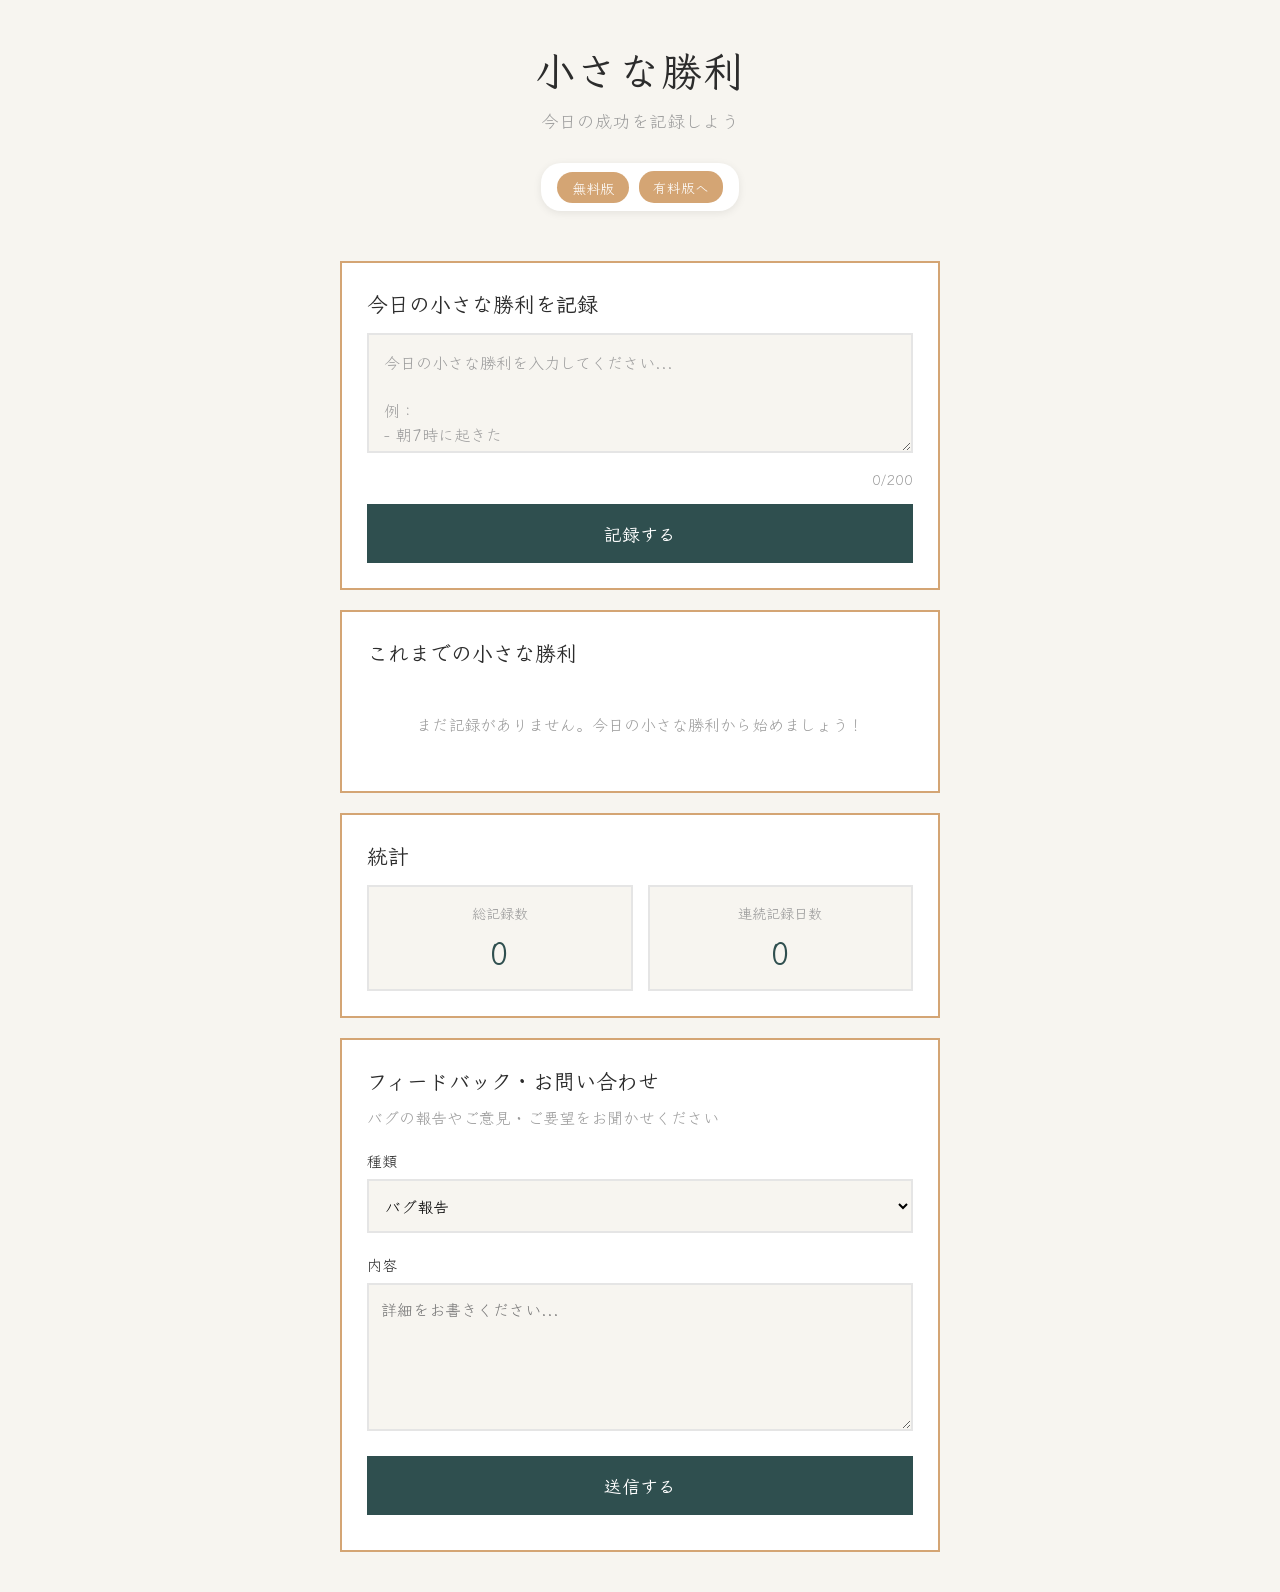
<file: index.html>
<!DOCTYPE html>
<html lang="ja">
<head>
    <meta charset="UTF-8">
    <meta name="viewport" content="width=device-width, initial-scale=1.0">
    <title>小さな勝利 - 今日の成功を記録しよう</title>
    <link rel="preconnect" href="https://fonts.googleapis.com">
    <link rel="preconnect" href="https://fonts.gstatic.com" crossorigin>
    <link href="https://fonts.googleapis.com/css2?family=Klee+One:wght@400;600&display=swap" rel="stylesheet">
    <link rel="stylesheet" href="css/style.css">
</head>
<body>
    <div class="container">
        <!-- ヘッダー -->
        <header class="header">
            <h1>小さな勝利</h1>
            <p class="subtitle">今日の成功を記録しよう</p>
            <div class="header-actions">
                <div class="plan-badge">
                    <span id="planLabel">無料版</span>
                    <button id="upgradeBtn" class="upgrade-btn">有料版へ</button>
                </div>
            </div>
        </header>

        <!-- 入力フォーム -->
        <section class="input-section">
            <h2>今日の小さな勝利を記録</h2>
            <form id="winForm">
                <textarea
                    id="winInput"
                    placeholder="今日の小さな勝利を入力してください...&#10;&#10;例：&#10;- 朝7時に起きた&#10;- 30分散歩した&#10;- 読書を10ページ進めた"
                    maxlength="200"
                    required
                ></textarea>
                <div class="char-count"><span id="charCount">0</span>/200</div>

                <!-- 有料版機能：カテゴリ選択 -->
                <div class="category-select" id="categorySection" style="display: none;">
                    <label for="categorySelect">カテゴリ</label>
                    <select id="categorySelect">
                        <option value="">選択しない</option>
                        <option value="work">仕事</option>
                        <option value="health">健康</option>
                        <option value="learning">学習</option>
                        <option value="hobby">趣味</option>
                        <option value="other">その他</option>
                    </select>
                </div>

                <!-- 有料版機能：メモ入力 -->
                <div class="memo-input" id="memoSection" style="display: none;">
                    <label for="memoInput">メモ（任意）</label>
                    <textarea
                        id="memoInput"
                        placeholder="メモを追加できます..."
                        maxlength="500"
                    ></textarea>
                </div>

                <button type="submit" class="submit-btn">記録する</button>
            </form>
        </section>

        <!-- 一覧表示 -->
        <section class="list-section">
            <h2>これまでの小さな勝利</h2>
            <!-- カテゴリフィルター（有料版） -->
            <div class="category-filter" id="categoryFilter" style="display: none;">
                <button class="filter-btn active" data-category="">すべて</button>
                <button class="filter-btn" data-category="work">仕事</button>
                <button class="filter-btn" data-category="health">健康</button>
                <button class="filter-btn" data-category="learning">学習</button>
                <button class="filter-btn" data-category="hobby">趣味</button>
                <button class="filter-btn" data-category="other">その他</button>
            </div>
            <div id="winList" class="win-list">
                <p class="empty-message">まだ記録がありません。今日の小さな勝利から始めましょう！</p>
            </div>
        </section>

        <!-- 統計情報 -->
        <section class="stats-section">
            <h2>統計</h2>
            <div class="stats">
                <div class="stat-item">
                    <span class="stat-label">総記録数</span>
                    <span id="totalCount" class="stat-value">0</span>
                </div>
                <div class="stat-item">
                    <span class="stat-label">連続記録日数</span>
                    <span id="streakCount" class="stat-value">0</span>
                </div>
            </div>

            <!-- 有料版：週次・月次の統計 -->
            <div class="extended-stats" id="extendedStats" style="display: none;">
                <h3>週次統計</h3>
                <div class="stats">
                    <div class="stat-item">
                        <span class="stat-label">今週の記録</span>
                        <span id="weeklyCount" class="stat-value">0</span>
                    </div>
                    <div class="stat-item">
                        <span class="stat-label">先週の記録</span>
                        <span id="lastWeekCount" class="stat-value">0</span>
                    </div>
                </div>
                <h3>月次統計</h3>
                <div class="stats">
                    <div class="stat-item">
                        <span class="stat-label">今月の記録</span>
                        <span id="monthlyCount" class="stat-value">0</span>
                    </div>
                    <div class="stat-item">
                        <span class="stat-label">先月の記録</span>
                        <span id="lastMonthCount" class="stat-value">0</span>
                    </div>
                </div>
                <!-- カテゴリ別統計 -->
                <h3>カテゴリ別</h3>
                <div class="category-stats" id="categoryStats">
                    <div class="stat-item-small">
                        <span class="stat-label">仕事</span>
                        <span id="catWork" class="stat-value-small">0</span>
                    </div>
                    <div class="stat-item-small">
                        <span class="stat-label">健康</span>
                        <span id="catHealth" class="stat-value-small">0</span>
                    </div>
                    <div class="stat-item-small">
                        <span class="stat-label">学習</span>
                        <span id="catLearning" class="stat-value-small">0</span>
                    </div>
                    <div class="stat-item-small">
                        <span class="stat-label">趣味</span>
                        <span id="catHobby" class="stat-value-small">0</span>
                    </div>
                </div>
            </div>
        </section>

        <!-- フィードバック -->
        <section class="feedback-section">
            <h2>フィードバック・お問い合わせ</h2>
            <p class="section-text">バグの報告やご意見・ご要望をお聞かせください</p>
            <form id="feedbackForm">
                <div class="form-group">
                    <label for="feedbackType">種類</label>
                    <select id="feedbackType">
                        <option value="bug">バグ報告</option>
                        <option value="feature">機能要望</option>
                        <option value="other">その他</option>
                    </select>
                </div>
                <div class="form-group">
                    <label for="feedbackContent">内容</label>
                    <textarea
                        id="feedbackContent"
                        placeholder="詳細をお書きください..."
                        required
                        rows="5"
                    ></textarea>
                </div>
                <button type="submit" class="feedback-btn">送信する</button>
                <p class="feedback-success" id="feedbackSuccess"></p>
            </form>
        </section>
    </div>

    <!-- パスワードモーダル -->
    <div id="passwordModal" class="modal" style="display: none;">
        <div class="modal-content">
            <span class="modal-close" id="passwordModalClose">&times;</span>
            <h2>有料版へのアップグレード</h2>
            <p class="modal-text">有料版（¥500/買い切り）にアップグレードして、以下の機能を解放しましょう！</p>
            <ul class="feature-list">
                <li>✓ 全期間の記録保存</li>
                <li>✓ カテゴリ分け機能</li>
                <li>✓ メモ機能</li>
                <li>✓ 週次・月次の統計</li>
            </ul>
            <div class="modal-price">¥500<span class="period">（買い切り）</span></div>
            <div class="password-input">
                <input type="password" id="passwordInput" placeholder="パスワードを入力" />
                <button id="passwordSubmit" class="modal-upgrade-btn">有料版に切り替える</button>
            </div>
            <p class="password-error" id="passwordError"></p>
        </div>
    </div>

    <script src="js/app.js"></script>
</body>
</html>
</file>
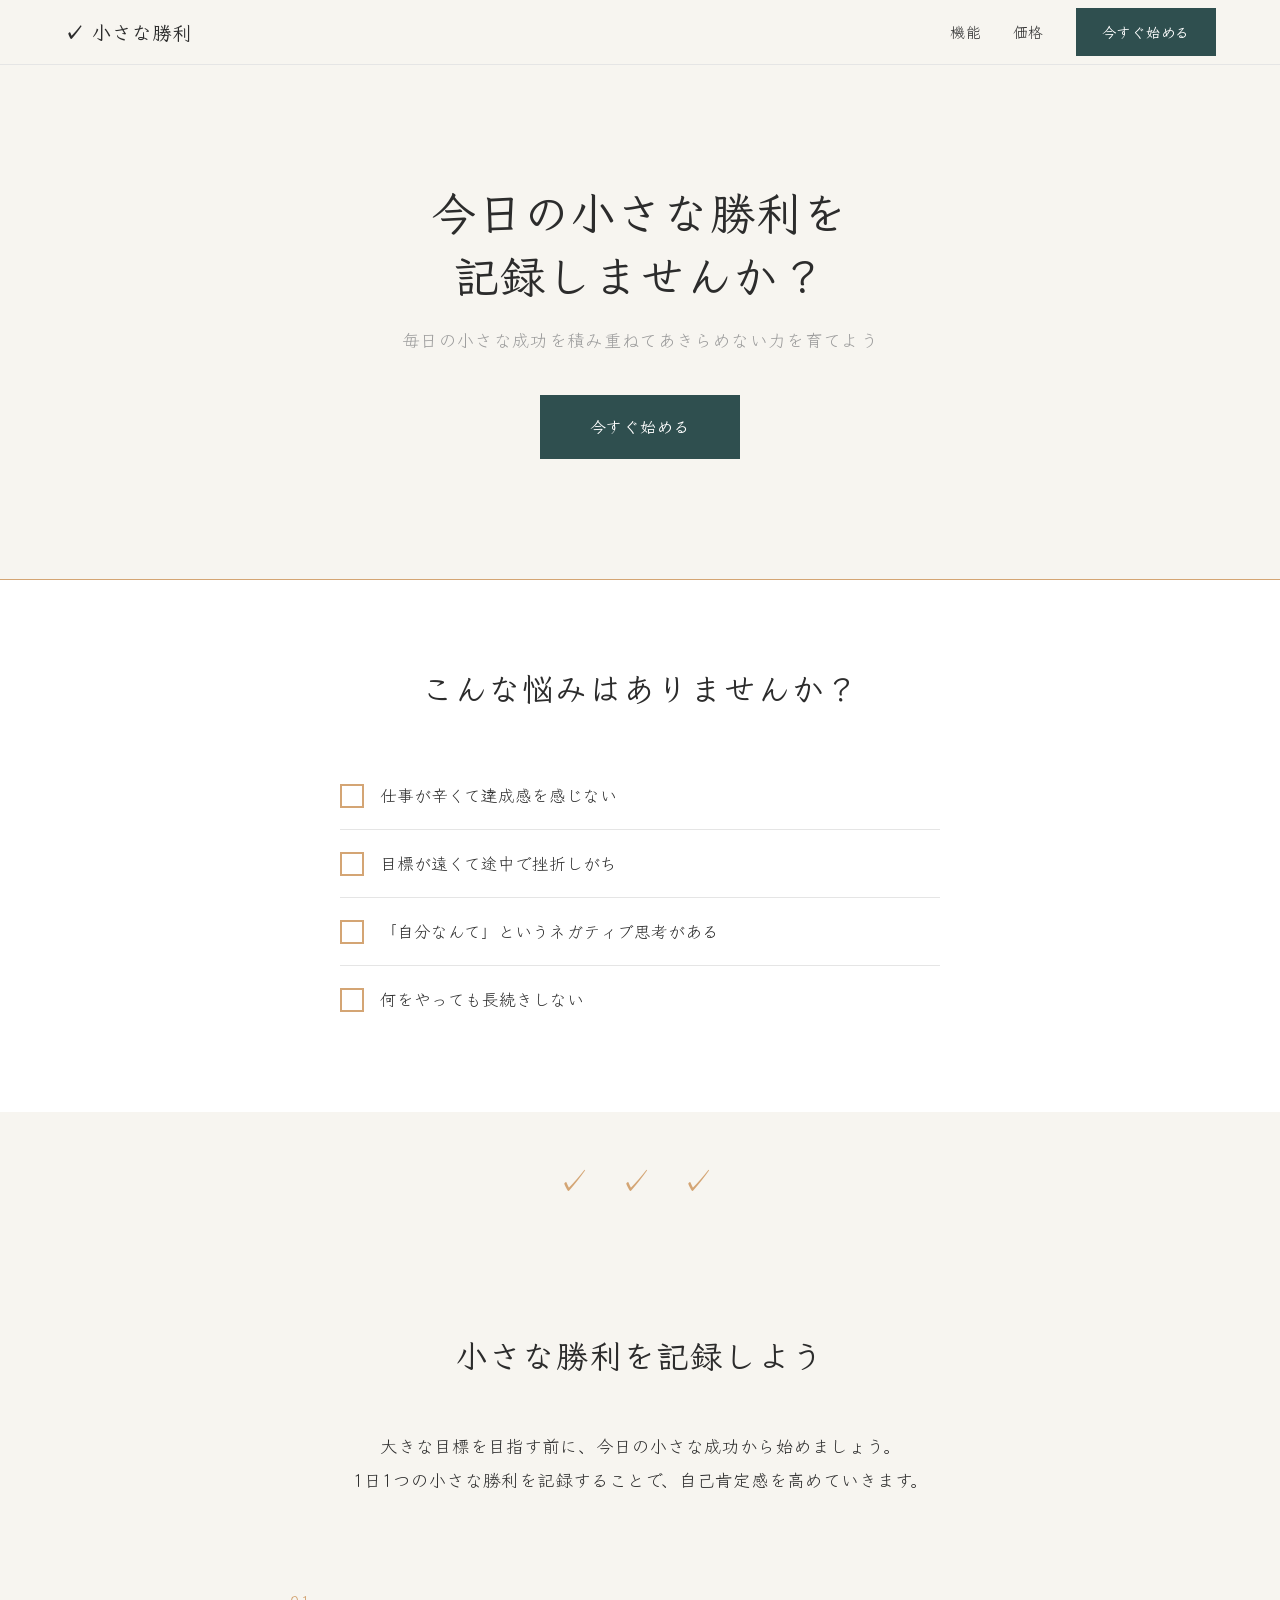
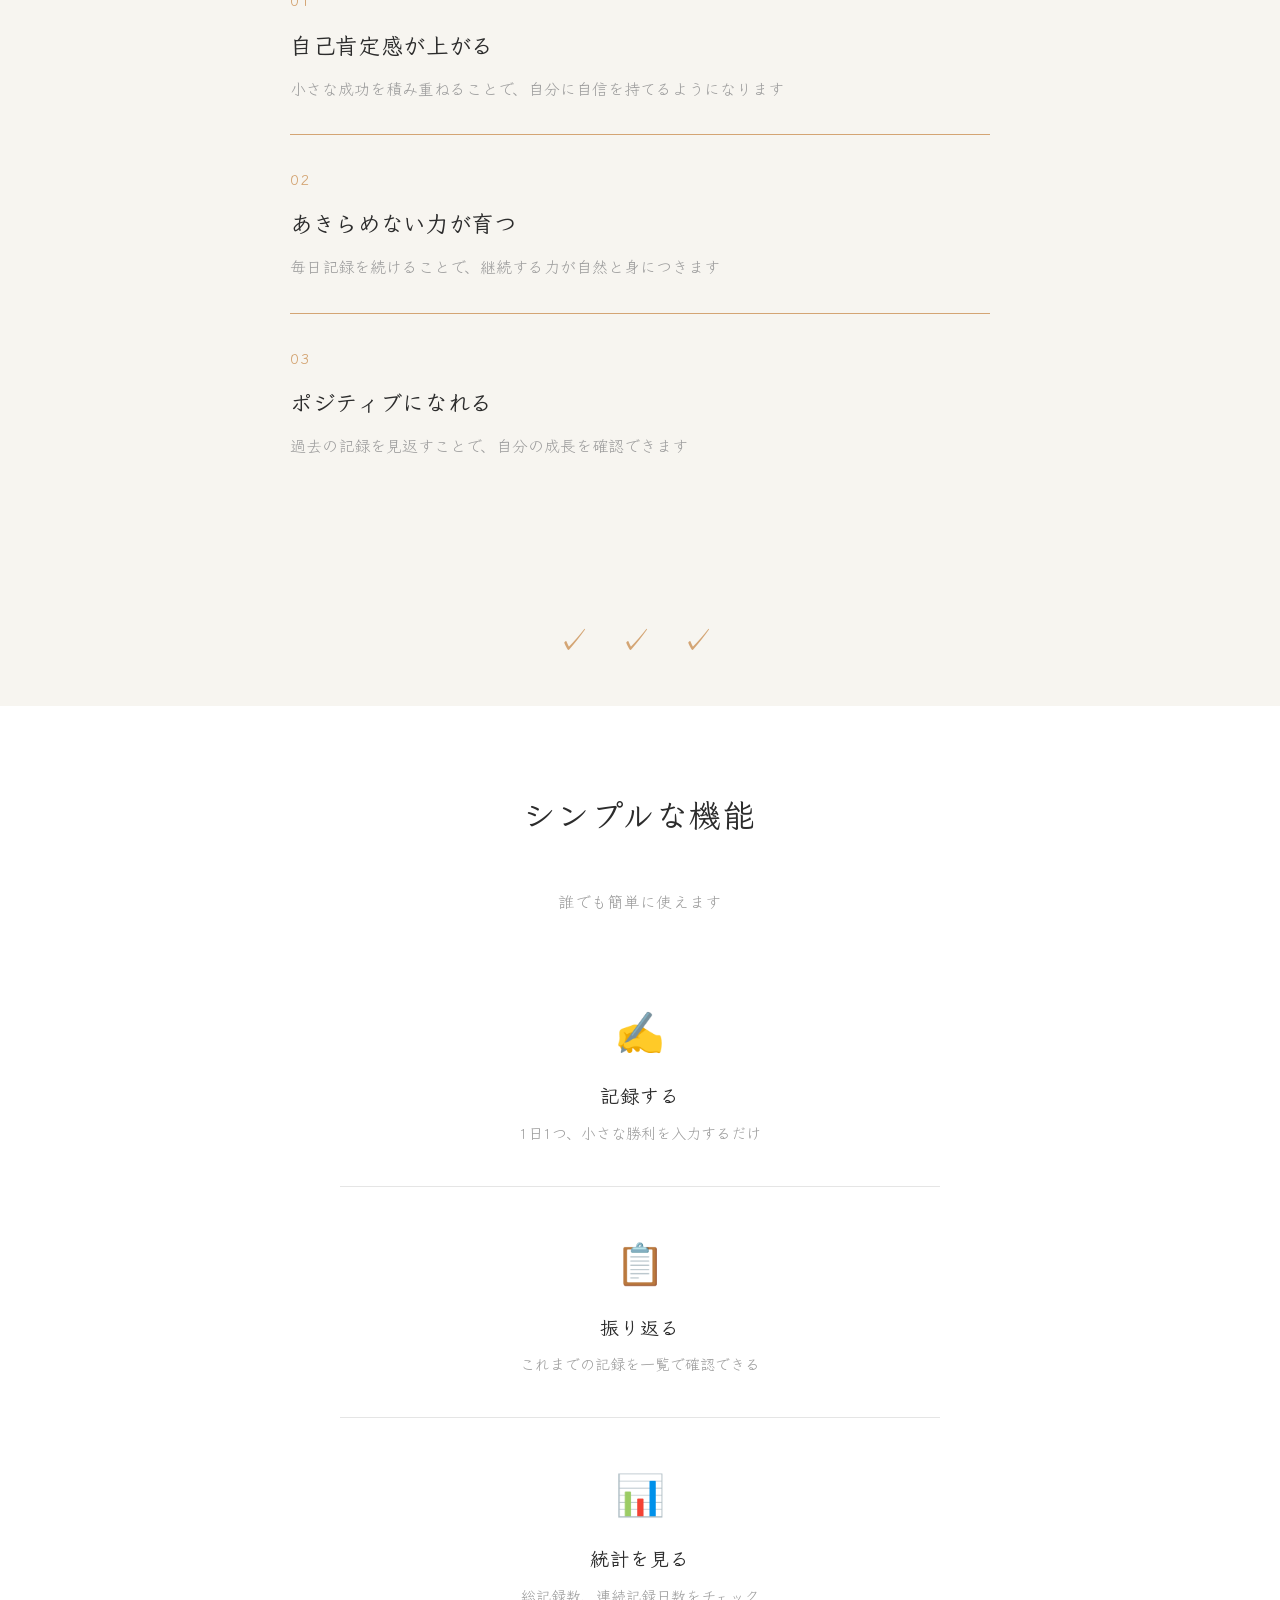
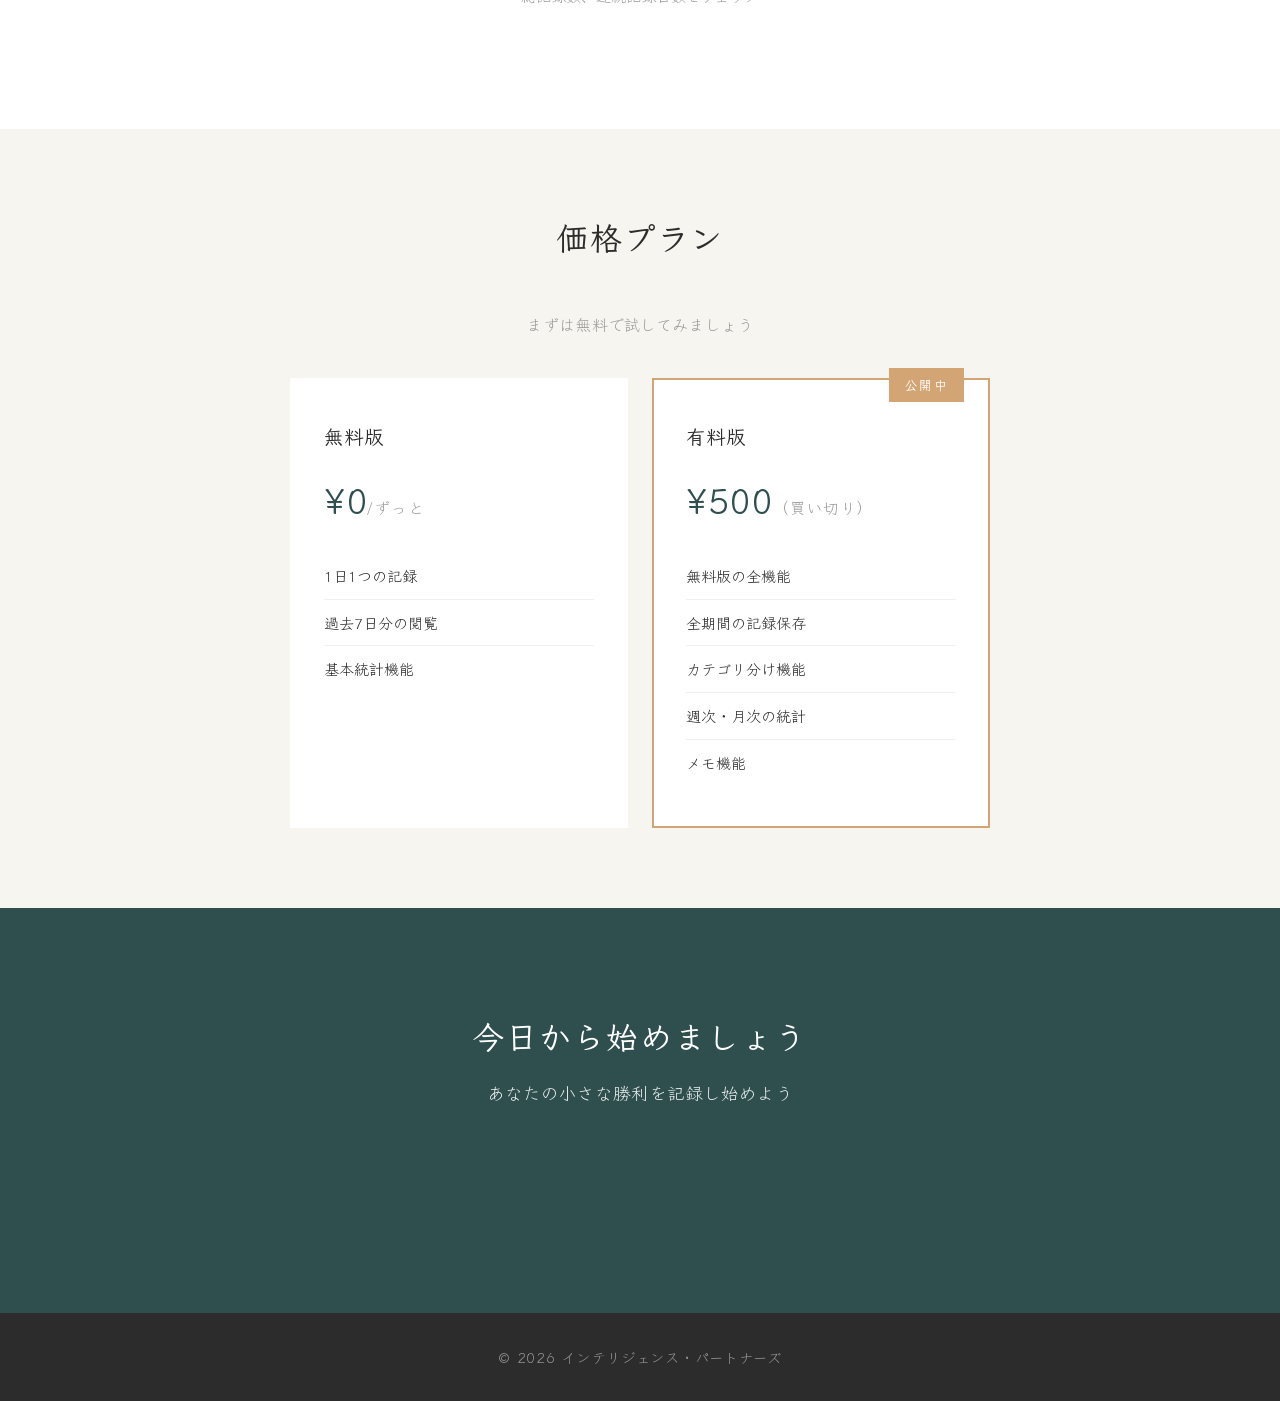
<file: lp/index.html>
<!DOCTYPE html>
<html lang="ja">
<head>
    <meta charset="UTF-8">
    <meta name="viewport" content="width=device-width, initial-scale=1.0">
    <title>小さな勝利 - 今日の成功を記録しよう</title>
    <meta name="description" content="毎日の小さな成功を記録して、自己肯定感を高めよう。あきらめない力を育てる「小さな勝利」記録アプリ。">
    <link rel="preconnect" href="https://fonts.googleapis.com">
    <link rel="preconnect" href="https://fonts.gstatic.com" crossorigin>
    <link href="https://fonts.googleapis.com/css2?family=Noto+Sans+JP:wght@400;600;700&family=Klee+One:wght@400;600&display=swap" rel="stylesheet">
    <link rel="stylesheet" href="css/style.css">
</head>
<body>
    <!-- ローディング画面 -->
    <div id="loading" class="loading">
        <div class="loading-logo">✓</div>
        <div class="loading-bar">
            <div class="loading-progress"></div>
        </div>
    </div>

    <!-- ヘッダー -->
    <header class="header">
        <div class="header-inner">
            <div class="logo">✓ 小さな勝利</div>
            <nav class="nav">
                <a href="#features" class="nav-link">機能</a>
                <a href="#pricing" class="nav-link">価格</a>
                <a href="../index.html" class="header-cta">今すぐ始める</a>
            </nav>
        </div>
    </header>

    <!-- ヒーローセクション -->
    <section class="hero">
        <!-- 鉛筆アニメーション -->
        <svg class="pencil-animation" viewBox="0 0 200 100" preserveAspectRatio="none">
            <path class="pencil-path" d="M 0 50 Q 50 45 100 50 T 200 50" fill="none" stroke="rgba(44, 44, 44, 0.1)" stroke-width="2" stroke-linecap="round"/>
        </svg>

        <div class="container">
            <h1 class="hero-title">
                <span class="title-line" data-text="今日の小さな勝利を">今日の小さな勝利を</span>
                <span class="title-line" data-text="記録しませんか？">記録しませんか？</span>
            </h1>
            <p class="hero-subtitle">毎日の小さな成功を積み重ねて<br class="sp-only">あきらめない力を育てよう</p>
            <a href="../index.html" class="cta-button">今すぐ始める</a>
        </div>
    </section>

    <!-- 課題提示セクション -->
    <section class="problem">
        <div class="container">
            <h2 class="scroll-animate">こんな悩みはありませんか？</h2>
            <div class="problem-list">
                <div class="problem-item scroll-animate" style="animation-delay: 0.1s">
                    <div class="problem-checkbox"></div>
                    <p>仕事が辛くて達成感を感じない</p>
                </div>
                <div class="problem-item scroll-animate" style="animation-delay: 0.2s">
                    <div class="problem-checkbox"></div>
                    <p>目標が遠くて途中で挫折しがち</p>
                </div>
                <div class="problem-item scroll-animate" style="animation-delay: 0.3s">
                    <div class="problem-checkbox"></div>
                    <p>「自分なんて」というネガティブ思考がある</p>
                </div>
                <div class="problem-item scroll-animate" style="animation-delay: 0.4s">
                    <div class="problem-checkbox"></div>
                    <p>何をやっても長続きしない</p>
                </div>
            </div>
        </div>
    </section>

    <!-- セクション区切り -->
    <div class="section-divider">✓ ✓ ✓</div>

    <!-- 解決策セクション -->
    <section class="solution">
        <div class="container">
            <h2 class="scroll-animate">小さな勝利を記録しよう</h2>
            <p class="solution-text scroll-animate">
                大きな目標を目指す前に、<br class="sp-only">今日の小さな成功から始めましょう。<br>
                1日1つの小さな勝利を記録することで、<br class="sp-only">自己肯定感を高めていきます。
            </p>
            <div class="benefit-list">
                <div class="benefit-item scroll-animate" style="animation-delay: 0.1s">
                    <div class="benefit-number">01</div>
                    <h3>自己肯定感が上がる</h3>
                    <p>小さな成功を積み重ねることで、自分に自信を持てるようになります</p>
                </div>
                <div class="benefit-item scroll-animate" style="animation-delay: 0.2s">
                    <div class="benefit-number">02</div>
                    <h3>あきらめない力が育つ</h3>
                    <p>毎日記録を続けることで、継続する力が自然と身につきます</p>
                </div>
                <div class="benefit-item scroll-animate" style="animation-delay: 0.3s">
                    <div class="benefit-number">03</div>
                    <h3>ポジティブになれる</h3>
                    <p>過去の記録を見返すことで、自分の成長を確認できます</p>
                </div>
            </div>
        </div>
    </section>

    <!-- セクション区切り -->
    <div class="section-divider">✓ ✓ ✓</div>

    <!-- 機能紹介セクション -->
    <section id="features" class="features">
        <div class="container">
            <h2 class="scroll-animate">シンプルな機能</h2>
            <p class="section-subtitle scroll-animate">誰でも簡単に使えます</p>
            <div class="feature-list">
                <div class="feature-item scroll-animate" style="animation-delay: 0.1s">
                    <div class="feature-icon">✍️</div>
                    <h3>記録する</h3>
                    <p>1日1つ、小さな勝利を入力するだけ</p>
                </div>
                <div class="feature-item scroll-animate" style="animation-delay: 0.2s">
                    <div class="feature-icon">📋</div>
                    <h3>振り返る</h3>
                    <p>これまでの記録を一覧で確認できる</p>
                </div>
                <div class="feature-item scroll-animate" style="animation-delay: 0.3s">
                    <div class="feature-icon">📊</div>
                    <h3>統計を見る</h3>
                    <p>総記録数、連続記録日数をチェック</p>
                </div>
            </div>
        </div>
    </section>

    <!-- 価格セクション -->
    <section id="pricing" class="pricing">
        <div class="container">
            <h2 class="scroll-animate">価格プラン</h2>
            <p class="section-subtitle scroll-animate">まずは無料で試してみましょう</p>
            <div class="pricing-cards">
                <div class="pricing-card free scroll-animate" style="animation-delay: 0.1s">
                    <h3>無料版</h3>
                    <p class="price">¥0<span class="period">/ずっと</span></p>
                    <ul class="features-list">
                        <li>1日1つの記録</li>
                        <li>過去7日分の閲覧</li>
                        <li>基本統計機能</li>
                    </ul>
                </div>
                <div class="pricing-card paid scroll-animate" style="animation-delay: 0.2s">
                    <div class="badge">公開中</div>
                    <h3>有料版</h3>
                    <p class="price">¥500<span class="period">（買い切り）</span></p>
                    <ul class="features-list">
                        <li>無料版の全機能</li>
                        <li>全期間の記録保存</li>
                        <li>カテゴリ分け機能</li>
                        <li>週次・月次の統計</li>
                        <li>メモ機能</li>
                    </ul>
                </div>
            </div>
        </div>
    </section>

    <!-- CTAセクション -->
    <section id="start" class="cta">
        <div class="container">
            <h2>今日から始めましょう</h2>
            <p class="cta-text">あなたの小さな勝利を記録し始めよう</p>
            <a href="../index.html" class="cta-button large">今すぐ始める（無料）</a>
        </div>
    </section>

    <!-- フッター -->
    <footer class="footer">
        <div class="container">
            <p>&copy; 2026 インテリジェンス・パートナーズ</p>
        </div>
    </footer>

    <script src="js/app.js"></script>
</body>
</html>
</file>
<file: css/style.css>
/* 基本リセット */
* {
    margin: 0;
    padding: 0;
    box-sizing: border-box;
}

:root {
    --bg-off-white: #F7F5F0;
    --accent-gold: #D4A574;
    --accent-deep-green: #2F4F4F;
    --text-dark: #2C2C2C;
    --text-sub: #9B9B9B;
    --white: #FFFFFF;
}

body {
    font-family: "Klee One", cursive;
    background: var(--bg-off-white);
    min-height: 100vh;
    padding: 20px;
    color: var(--text-dark);
}

.container {
    max-width: 600px;
    margin: 0 auto;
}

/* ヘッダー */
.header {
    text-align: center;
    color: var(--text-dark);
    margin-bottom: 30px;
    padding: 20px 0;
    position: relative;
}

.header h1 {
    font-size: 2.5rem;
    margin-bottom: 10px;
    font-weight: 600;
    letter-spacing: 0.05em;
}

.subtitle {
    font-size: 1.1rem;
    color: var(--text-sub);
}

.plan-badge {
    margin-top: 15px;
    display: flex;
    align-items: center;
    justify-content: center;
    gap: 10px;
}

#planLabel {
    padding: 5px 15px;
    background: var(--accent-gold);
    color: var(--white);
    border-radius: 20px;
    font-size: 0.9rem;
}

.upgrade-btn {
    padding: 5px 15px;
    background: var(--accent-deep-green);
    color: var(--white);
    border: 2px solid var(--accent-deep-green);
    font-family: "Klee One", cursive;
    font-size: 0.9rem;
    cursor: pointer;
    transition: all 0.3s;
}

.upgrade-btn:hover {
    background: var(--bg-off-white);
    color: var(--accent-deep-green);
}

/* セクション共通 */
.input-section,
.list-section,
.stats-section {
    background: var(--white);
    padding: 25px;
    margin-bottom: 20px;
    border: 2px solid var(--accent-gold);
}

.input-section h2,
.list-section h2,
.stats-section h2 {
    font-size: 1.3rem;
    margin-bottom: 15px;
    color: var(--text-dark);
    font-weight: 600;
}

/* 入力フォーム */
#winForm {
    display: flex;
    flex-direction: column;
    gap: 15px;
}

#winInput {
    width: 100%;
    min-height: 120px;
    padding: 15px;
    border: 2px solid #E5E5E5;
    font-size: 1rem;
    font-family: "Klee One", cursive;
    resize: vertical;
    transition: border-color 0.3s;
    background: var(--bg-off-white);
}

#winInput:focus {
    outline: none;
    border-color: var(--accent-gold);
}

#winInput::placeholder {
    color: var(--text-sub);
}

.char-count {
    text-align: right;
    font-size: 0.9rem;
    color: var(--text-sub);
}

/* カテゴリ選択（有料版） */
.category-select {
    display: flex;
    flex-direction: column;
    gap: 8px;
}

.category-select label,
.memo-input label {
    font-size: 0.95rem;
    color: var(--text-dark);
}

.category-select select {
    padding: 10px;
    border: 2px solid #E5E5E5;
    font-family: "Klee One", cursive;
    font-size: 1rem;
    background: var(--bg-off-white);
}

/* メモ入力（有料版） */
.memo-input {
    display: flex;
    flex-direction: column;
    gap: 8px;
}

#memoInput {
    width: 100%;
    min-height: 80px;
    padding: 12px;
    border: 2px solid #E5E5E5;
    font-family: "Klee One", cursive;
    font-size: 0.95rem;
    resize: vertical;
    background: var(--bg-off-white);
}

#memoInput:focus {
    outline: none;
    border-color: var(--accent-gold);
}

/* カテゴリフィルター（有料版） */
.category-filter {
    display: flex;
    flex-wrap: wrap;
    gap: 8px;
    margin-bottom: 20px;
}

.filter-btn {
    padding: 8px 16px;
    border: 2px solid #E5E5E5;
    background: var(--bg-off-white);
    font-family: "Klee One", cursive;
    font-size: 0.9rem;
    cursor: pointer;
    transition: all 0.3s;
}

.filter-btn.active,
.filter-btn:hover {
    background: var(--accent-gold);
    color: var(--white);
    border-color: var(--accent-gold);
}

/* 送信ボタン */
.submit-btn {
    background: var(--accent-deep-green);
    color: var(--white);
    border: 2px solid var(--accent-deep-green);
    padding: 15px 30px;
    font-size: 1.1rem;
    font-weight: 600;
    cursor: pointer;
    transition: all 0.3s;
    font-family: "Klee One", cursive;
}

.submit-btn:hover {
    background: var(--bg-off-white);
    color: var(--accent-deep-green);
}

/* 一覧表示 */
.win-list {
    display: flex;
    flex-direction: column;
    gap: 12px;
}

.win-item {
    background: var(--bg-off-white);
    border-left: 4px solid var(--accent-gold);
    padding: 15px;
    position: relative;
}

.win-item-header {
    display: flex;
    align-items: center;
    gap: 10px;
    margin-bottom: 8px;
}

.win-category {
    padding: 3px 10px;
    background: var(--accent-gold);
    color: var(--white);
    font-size: 0.75rem;
    border-radius: 10px;
}

.win-content {
    font-size: 1rem;
    line-height: 1.6;
    color: var(--text-dark);
    white-space: pre-wrap;
    word-break: break-all;
}

.win-memo {
    margin-top: 10px;
    padding: 10px;
    background: rgba(212, 165, 116, 0.1);
    border-radius: 8px;
    font-size: 0.9rem;
    color: var(--text-sub);
}

.win-date {
    font-size: 0.85rem;
    color: var(--text-sub);
    margin-top: 8px;
}

.win-delete {
    position: absolute;
    top: 10px;
    right: 10px;
    background: none;
    border: none;
    color: var(--text-sub);
    cursor: pointer;
    font-size: 1.2rem;
    padding: 5px;
    transition: color 0.2s;
}

.win-delete:hover {
    color: var(--accent-deep-green);
}

.empty-message {
    text-align: center;
    color: var(--text-sub);
    padding: 30px;
}

/* 統計 */
.stats {
    display: grid;
    grid-template-columns: 1fr 1fr;
    gap: 15px;
}

.stat-item {
    background: var(--bg-off-white);
    padding: 15px;
    text-align: center;
    border: 2px solid #E5E5E5;
}

.stat-label {
    display: block;
    font-size: 0.9rem;
    color: var(--text-sub);
    margin-bottom: 5px;
}

.stat-value {
    display: block;
    font-size: 2rem;
    font-weight: 600;
    color: var(--accent-deep-green);
}

/* 拡張統計（有料版） */
.extended-stats {
    margin-top: 25px;
    padding-top: 25px;
    border-top: 2px solid #E5E5E5;
}

.extended-stats h3 {
    font-size: 1.1rem;
    margin: 20px 0 15px;
    color: var(--text-dark);
}

.extended-stats .stats {
    margin-bottom: 20px;
}

/* カテゴリ別統計 */
.category-stats {
    display: grid;
    grid-template-columns: repeat(2, 1fr);
    gap: 10px;
}

.stat-item-small {
    background: var(--bg-off-white);
    padding: 10px;
    text-align: center;
    border: 2px solid #E5E5E5;
    display: flex;
    justify-content: space-between;
    align-items: center;
}

.stat-item-small .stat-label {
    font-size: 0.85rem;
    margin: 0;
}

.stat-value-small {
    font-size: 1.2rem;
    font-weight: 600;
    color: var(--accent-deep-green);
}

/* モーダル */
.modal {
    display: none;
    position: fixed;
    z-index: 1000;
    left: 0;
    top: 0;
    width: 100%;
    height: 100%;
    background-color: rgba(0, 0, 0, 0.5);
}

.modal-content {
    background-color: var(--white);
    margin: 10% auto;
    padding: 30px;
    border: 2px solid var(--accent-gold);
    width: 90%;
    max-width: 400px;
    position: relative;
}

.modal-close {
    position: absolute;
    top: 15px;
    right: 20px;
    font-size: 2rem;
    cursor: pointer;
    color: var(--text-sub);
}

.modal-content h2 {
    font-size: 1.5rem;
    margin-bottom: 15px;
    color: var(--text-dark);
}

.modal-text {
    margin-bottom: 20px;
    color: var(--text-sub);
}

.feature-list {
    list-style: none;
    margin-bottom: 20px;
}

.feature-list li {
    padding: 8px 0;
    color: var(--text-dark);
}

.modal-price {
    font-size: 2rem;
    font-weight: 600;
    color: var(--accent-deep-green);
    text-align: center;
    margin-bottom: 20px;
}

.modal-price .period {
    font-size: 1rem;
    color: var(--text-sub);
}

.modal-upgrade-btn {
    width: 100%;
    background: var(--accent-deep-green);
    color: var(--white);
    border: 2px solid var(--accent-deep-green);
    padding: 15px;
    font-size: 1.1rem;
    font-weight: 600;
    cursor: pointer;
    font-family: "Klee One", cursive;
    transition: all 0.3s;
}

.modal-upgrade-btn:hover {
    background: var(--bg-off-white);
    color: var(--accent-deep-green);
}

/* 認証画面 */
.auth-screen {
    display: flex;
    align-items: center;
    justify-content: center;
    min-height: 100vh;
    padding: 20px;
}

.auth-container {
    background: var(--white);
    padding: 40px;
    border: 2px solid var(--accent-gold);
    max-width: 400px;
    width: 100%;
    text-align: center;
}

.auth-container h1 {
    font-size: 2.5rem;
    margin-bottom: 10px;
    color: var(--text-dark);
}

.auth-subtitle {
    color: var(--text-sub);
    margin-bottom: 30px;
}

.auth-tabs {
    display: flex;
    margin-bottom: 30px;
}

.auth-tab {
    flex: 1;
    padding: 12px;
    border: 2px solid #E5E5E5;
    background: var(--bg-off-white);
    font-family: "Klee One", cursive;
    font-size: 1rem;
    cursor: pointer;
    transition: all 0.3s;
}

.auth-tab:first-child {
    border-radius: 8px 0 0 8px;
}

.auth-tab:last-child {
    border-radius: 0 8px 8px 0;
}

.auth-tab.active {
    background: var(--accent-gold);
    color: var(--white);
    border-color: var(--accent-gold);
}

.auth-form {
    text-align: left;
}

.form-group {
    margin-bottom: 20px;
}

.form-group label {
    display: block;
    margin-bottom: 8px;
    font-size: 0.95rem;
    color: var(--text-dark);
}

.form-group input,
.form-group select,
.form-group textarea {
    width: 100%;
    padding: 12px;
    border: 2px solid #E5E5E5;
    font-family: "Klee One", cursive;
    font-size: 1rem;
    background: var(--bg-off-white);
    transition: border-color 0.3s;
}

.form-group input:focus,
.form-group select:focus,
.form-group textarea:focus {
    outline: none;
    border-color: var(--accent-gold);
}

.auth-submit,
.feedback-btn {
    width: 100%;
    background: var(--accent-deep-green);
    color: var(--white);
    border: 2px solid var(--accent-deep-green);
    padding: 15px;
    font-size: 1.1rem;
    font-weight: 600;
    cursor: pointer;
    font-family: "Klee One", cursive;
    transition: all 0.3s;
}

.auth-submit:hover,
.feedback-btn:hover {
    background: var(--bg-off-white);
    color: var(--accent-deep-green);
}

.auth-error {
    color: #e74c3c;
    font-size: 0.9rem;
    margin-top: 10px;
    text-align: center;
}

/* ヘッダーアクション */
.header-actions {
    margin-top: 15px;
    display: flex;
    flex-direction: column;
    gap: 10px;
    align-items: center;
}

.user-menu {
    display: flex;
    align-items: center;
    gap: 15px;
}

#userName {
    font-size: 0.95rem;
    color: var(--text-dark);
}

.logout-btn {
    padding: 5px 15px;
    background: none;
    border: 2px solid #E5E5E5;
    font-family: "Klee One", cursive;
    font-size: 0.9rem;
    cursor: pointer;
    transition: all 0.3s;
}

.logout-btn:hover {
    background: var(--accent-deep-green);
    color: var(--white);
    border-color: var(--accent-deep-green);
}

/* フィードバックセクション */
.feedback-section {
    background: var(--white);
    padding: 25px;
    margin-bottom: 20px;
    border: 2px solid var(--accent-gold);
}

.feedback-section h2 {
    font-size: 1.3rem;
    margin-bottom: 10px;
    color: var(--text-dark);
    font-weight: 600;
}

.section-text {
    color: var(--text-sub);
    margin-bottom: 20px;
}

#feedbackForm textarea {
    min-height: 120px;
    resize: vertical;
}

.feedback-success {
    color: var(--accent-deep-green);
    font-size: 0.9rem;
    margin-top: 10px;
    text-align: center;
}

/* レスポンシブ */
@media (max-width: 480px) {
    .header h1 {
        font-size: 2rem;
    }

    .input-section,
    .list-section,
    .stats-section {
        padding: 20px;
    }

    .stats {
        grid-template-columns: 1fr;
    }

    .category-stats {
        grid-template-columns: 1fr;
    }

    .auth-container {
        padding: 30px 20px;
    }
}

/* ヘッダーアクション */
.header-actions {
    margin-top: 15px;
}

.plan-badge {
    display: inline-flex;
    align-items: center;
    gap: 10px;
    background: var(--white);
    padding: 8px 16px;
    border-radius: 20px;
    box-shadow: 0 2px 8px rgba(0,0,0,0.08);
}

.plan-badge span {
    font-size: 0.9rem;
    color: var(--accent-deep-green);
}

.upgrade-btn {
    background: var(--accent-gold);
    color: var(--white);
    border: none;
    padding: 6px 14px;
    border-radius: 15px;
    cursor: pointer;
    font-family: "Klee One", cursive;
    font-size: 0.85rem;
    transition: opacity 0.2s;
}

.upgrade-btn:hover {
    opacity: 0.8;
}

/* カテゴリ選択 */
.category-select {
    margin-top: 15px;
}

.category-select label {
    display: block;
    margin-bottom: 8px;
    color: var(--text-sub);
    font-size: 0.9rem;
}

.category-select select {
    width: 100%;
    padding: 10px;
    border: 1px solid #ddd;
    border-radius: 8px;
    font-family: "Klee One", cursive;
    font-size: 1rem;
    background: var(--white);
}

/* メモ入力 */
.memo-input {
    margin-top: 15px;
}

.memo-input label {
    display: block;
    margin-bottom: 8px;
    color: var(--text-sub);
    font-size: 0.9rem;
}

.memo-input textarea {
    width: 100%;
    padding: 10px;
    border: 1px solid #ddd;
    border-radius: 8px;
    font-family: "Klee One", cursive;
    font-size: 0.95rem;
    min-height: 80px;
    resize: vertical;
}

/* カテゴリフィルター */
.category-filter {
    display: flex;
    flex-wrap: wrap;
    gap: 8px;
    margin-bottom: 15px;
}

.filter-btn {
    background: var(--white);
    border: 1px solid #ddd;
    padding: 6px 14px;
    border-radius: 20px;
    cursor: pointer;
    font-family: "Klee One", cursive;
    font-size: 0.85rem;
    transition: all 0.2s;
}

.filter-btn:hover {
    background: var(--bg-off-white);
}

.filter-btn.active {
    background: var(--accent-gold);
    color: var(--white);
    border-color: var(--accent-gold);
}

/* 拡張統計 */
.extended-stats {
    margin-top: 20px;
}

.extended-stats h3 {
    font-size: 1rem;
    color: var(--accent-deep-green);
    margin: 15px 0 10px;
}

/* カテゴリ別統計 */
.category-stats {
    display: grid;
    grid-template-columns: repeat(4, 1fr);
    gap: 10px;
    margin-top: 10px;
}

.stat-item-small {
    background: var(--white);
    padding: 10px;
    border-radius: 8px;
    text-align: center;
    box-shadow: 0 1px 3px rgba(0,0,0,0.05);
}

.stat-item-small .stat-label {
    display: block;
    font-size: 0.75rem;
    color: var(--text-sub);
    margin-bottom: 5px;
}

.stat-value-small {
    font-size: 1.2rem;
    color: var(--accent-deep-green);
    font-weight: 600;
}

/* パスワードモーダル */
.modal {
    display: none;
    position: fixed;
    z-index: 1000;
    left: 0;
    top: 0;
    width: 100%;
    height: 100%;
    background-color: rgba(0,0,0,0.5);
    align-items: center;
    justify-content: center;
}

.modal-content {
    background: var(--white);
    padding: 30px;
    border-radius: 16px;
    max-width: 400px;
    width: 90%;
    position: relative;
    box-shadow: 0 4px 20px rgba(0,0,0,0.1);
}

.modal-close {
    position: absolute;
    right: 15px;
    top: 15px;
    font-size: 1.5rem;
    cursor: pointer;
    color: var(--text-sub);
}

.modal-close:hover {
    color: var(--text-dark);
}

.modal-content h2 {
    margin-bottom: 10px;
    color: var(--accent-deep-green);
}

.modal-text {
    color: var(--text-sub);
    margin-bottom: 15px;
}

.feature-list {
    list-style: none;
    margin: 15px 0;
}

.feature-list li {
    padding: 5px 0;
    color: var(--text-dark);
}

.modal-price {
    font-size: 2rem;
    color: var(--accent-gold);
    font-weight: 600;
    margin: 20px 0;
}

.period {
    font-size: 1rem;
    color: var(--text-sub);
}

.password-input {
    margin-top: 20px;
}

.password-input input {
    width: 100%;
    padding: 12px;
    border: 1px solid #ddd;
    border-radius: 8px;
    margin-bottom: 10px;
    font-family: "Klee One", cursive;
    font-size: 1rem;
}

.modal-upgrade-btn {
    width: 100%;
    background: var(--accent-gold);
    color: var(--white);
    border: none;
    padding: 12px;
    border-radius: 8px;
    font-family: "Klee One", cursive;
    font-size: 1rem;
    cursor: pointer;
    transition: opacity 0.2s;
}

.modal-upgrade-btn:hover {
    opacity: 0.8;
}

.password-error {
    color: #e74c3c;
    font-size: 0.85rem;
    margin-top: 8px;
    text-align: center;
}

/* 勝利アイテムのメモ */
.win-memo {
    font-size: 0.85rem;
    color: var(--text-sub);
    margin-top: 5px;
    padding-left: 10px;
    border-left: 2px solid var(--accent-gold);
}
</file>
<file: lp/css/style.css>
/* 基本リセット */
* {
    margin: 0;
    padding: 0;
    box-sizing: border-box;
}

:root {
    --bg-off-white: #F7F5F0;
    --accent-gold: #D4A574;
    --accent-deep-green: #2F4F4F;
    --text-dark: #2C2C2C;
    --text-sub: #9B9B9B;
    --white: #FFFFFF;
    --header-bg: #F7F5F0;
}

body {
    font-family: "Klee One", cursive;
    color: var(--text-dark);
    line-height: 1.7;
    background: var(--bg-off-white);
    font-weight: 400;
}

.container {
    max-width: 900px;
    margin: 0 auto;
    padding: 0 24px;
}

.sp-only {
    display: none;
}

a {
    text-decoration: none;
    color: inherit;
}

/* ローディング画面 */
.loading {
    position: fixed;
    top: 0;
    left: 0;
    width: 100%;
    height: 100%;
    background: var(--bg-off-white);
    display: flex;
    flex-direction: column;
    align-items: center;
    justify-content: center;
    z-index: 10000;
    transition: opacity 0.5s, visibility 0.5s;
}

.loading.loaded {
    opacity: 0;
    visibility: hidden;
}

.loading-logo {
    font-size: 4rem;
    color: var(--accent-gold);
    opacity: 0;
    transform: scale(0.8);
    animation: logoFadeIn 0.8s ease-out forwards;
}

@keyframes logoFadeIn {
    to {
        opacity: 1;
        transform: scale(1);
    }
}

.loading-bar {
    width: 200px;
    height: 2px;
    background: #E5E5E5;
    margin-top: 30px;
    overflow: hidden;
}

.loading-progress {
    height: 100%;
    background: var(--accent-gold);
    width: 0;
    animation: progressLoad 1.5s ease-out 0.5s forwards;
}

@keyframes progressLoad {
    to {
        width: 100%;
    }
}

/* ヘッダー */
.header {
    position: fixed;
    top: 0;
    left: 0;
    width: 100%;
    background: var(--header-bg);
    border-bottom: 1px solid #E5E5E5;
    z-index: 1000;
}

.header-inner {
    max-width: 1200px;
    margin: 0 auto;
    padding: 0 24px;
    height: 64px;
    display: flex;
    align-items: center;
    justify-content: space-between;
}

.logo {
    font-size: 1.2rem;
    font-weight: 700;
    letter-spacing: 0.05em;
    color: var(--text-dark);
}

.nav {
    display: flex;
    align-items: center;
    gap: 32px;
}

.nav-link {
    font-size: 0.95rem;
    color: var(--text-dark);
    letter-spacing: 0.02em;
    transition: color 0.3s;
}

.nav-link:hover {
    color: var(--accent-gold);
}

.header-cta {
    padding: 10px 24px;
    background: var(--accent-deep-green);
    color: var(--white);
    font-size: 0.9rem;
    font-weight: 600;
    letter-spacing: 0.05em;
    border: 2px solid var(--accent-deep-green);
    transition: all 0.3s;
}

.header-cta:hover {
    background: var(--bg-off-white);
    color: var(--accent-deep-green);
}

/* ヒーローセクション */
.hero {
    background: var(--bg-off-white);
    padding: 180px 20px 120px;
    text-align: center;
    border-bottom: 1px solid var(--accent-gold);
    position: relative;
    overflow: hidden;
}

/* 鉛筆アニメーション */
.pencil-animation {
    position: absolute;
    top: 35%;
    left: 50%;
    transform: translate(-50%, -50%);
    width: 100%;
    max-width: 600px;
    height: 100px;
    pointer-events: none;
    z-index: 1;
}

.pencil-path {
    stroke-dasharray: 600;
    stroke-dashoffset: 600;
    opacity: 0;
}

.pencil-path.animate {
    animation: drawLine 1.2s ease-out 2.2s forwards;
}

@keyframes drawLine {
    0% {
        stroke-dashoffset: 600;
        opacity: 0.3;
    }
    100% {
        stroke-dashoffset: 0;
        opacity: 0;
    }
}

.hero-title {
    font-size: 2.8rem;
    font-weight: 700;
    margin-bottom: 20px;
    letter-spacing: 0.03em;
    line-height: 1.4;
    color: var(--text-dark);
    position: relative;
    z-index: 2;
}

.title-line {
    display: block;
    position: relative;
    font-family: "Klee One", cursive;
    font-weight: 600;
    color: var(--text-dark);
    opacity: 0;
    transform: translateX(-20px) rotate(-0.5deg);
}

.title-line.pencil-animate {
    animation: handwriting 1s ease-out forwards;
    animation-delay: 2.2s;
}

.title-line.pencil-animate:nth-child(2) {
    animation-delay: 2.4s;
}

@keyframes handwriting {
    0% {
        opacity: 0;
        transform: translateX(-20px) rotate(-0.5deg);
        filter: blur(1px);
    }
    50% {
        opacity: 0.5;
        transform: translateX(-8px) rotate(0.3deg);
        filter: blur(0.3px);
    }
    100% {
        opacity: 1;
        transform: translateX(0) rotate(0deg);
        filter: blur(0);
    }
}

@media (max-width: 768px) {
    @keyframes handwriting {
        0% {
            opacity: 0;
            transform: translateX(-10px);
        }
        100% {
            opacity: 1;
            transform: translateX(0);
        }
    }

    .pencil-animation {
        display: none;
    }
}

.hero-subtitle {
    font-size: 1.1rem;
    color: var(--text-sub);
    margin-bottom: 40px;
    letter-spacing: 0.02em;
    opacity: 0;
    transform: translateY(20px);
}

.hero-subtitle.fade-in {
    animation: fadeUp 0.6s ease-out 2.6s forwards;
}

@keyframes fadeUp {
    to {
        opacity: 1;
        transform: translateY(0);
    }
}

/* CTAボタン */
.cta-button {
    display: inline-block;
    background: var(--accent-deep-green);
    color: var(--white);
    padding: 16px 48px;
    font-weight: 600;
    font-size: 1rem;
    letter-spacing: 0.05em;
    border: 2px solid var(--accent-deep-green);
    transition: all 0.3s;
    opacity: 0;
    transform: translateY(20px);
}

.cta-button.fade-in {
    animation: fadeUp 0.6s ease-out 2.8s forwards;
}

.cta-button:hover {
    background: var(--bg-off-white);
    color: var(--accent-deep-green);
}

.cta-button.large {
    padding: 18px 56px;
    font-size: 1.05rem;
}

/* セクション共通 */
section {
    padding: 80px 20px;
}

section h2 {
    font-size: 2rem;
    font-weight: 700;
    text-align: center;
    margin-bottom: 48px;
    letter-spacing: 0.05em;
    color: var(--text-dark);
}

.section-subtitle {
    text-align: center;
    color: var(--text-sub);
    margin-bottom: 40px;
    font-size: 1rem;
    letter-spacing: 0.02em;
}

/* スクロールアニメーション */
.scroll-animate {
    opacity: 0;
    transform: translateY(40px);
    transition: opacity 0.8s ease-out, transform 0.8s ease-out;
}

.scroll-animate.animate-in {
    opacity: 1;
    transform: translateY(0);
}

/* セクション区切りのチェックマーク */
.section-divider {
    text-align: center;
    font-size: 2rem;
    color: var(--accent-gold);
    margin: 40px 0;
    letter-spacing: 0.3em;
}

/* 課題提示セクション */
.problem {
    background: var(--white);
}

.problem-list {
    max-width: 600px;
    margin: 0 auto;
}

.problem-item {
    display: flex;
    align-items: flex-start;
    padding: 20px 0;
    border-bottom: 1px solid #E5E5E5;
}

.problem-item:last-child {
    border-bottom: none;
}

.problem-checkbox {
    width: 24px;
    height: 24px;
    border: 2px solid var(--accent-gold);
    margin-right: 16px;
    margin-top: 2px;
    flex-shrink: 0;
}

.problem-item p {
    font-size: 1.05rem;
    color: var(--text-dark);
    line-height: 1.6;
}

/* 解決策セクション */
.solution {
    background: var(--bg-off-white);
}

.solution-text {
    text-align: center;
    font-size: 1.1rem;
    line-height: 1.9;
    color: var(--text-dark);
    margin-bottom: 60px;
    max-width: 600px;
    margin-left: auto;
    margin-right: auto;
}

.benefit-list {
    max-width: 700px;
    margin: 0 auto;
}

.benefit-item {
    padding: 32px 0;
    border-bottom: 1px solid var(--accent-gold);
    opacity: 0.3;
}

.benefit-item:last-child {
    border-bottom: none;
}

.benefit-number {
    font-size: 0.9rem;
    font-weight: 600;
    color: var(--accent-gold);
    letter-spacing: 0.15em;
    margin-bottom: 12px;
}

.benefit-item h3 {
    font-size: 1.4rem;
    font-weight: 700;
    margin-bottom: 12px;
    letter-spacing: 0.03em;
    color: var(--text-dark);
}

.benefit-item p {
    color: var(--text-sub);
    font-size: 1rem;
    line-height: 1.7;
}

/* 機能紹介セクション */
.features {
    background: var(--white);
}

.feature-list {
    max-width: 600px;
    margin: 0 auto;
}

.feature-item {
    text-align: center;
    padding: 40px 0;
    border-bottom: 1px solid #E5E5E5;
}

.feature-item:last-child {
    border-bottom: none;
}

.feature-icon {
    font-size: 2.5rem;
    margin-bottom: 16px;
}

.feature-item h3 {
    font-size: 1.2rem;
    font-weight: 600;
    margin-bottom: 8px;
    letter-spacing: 0.05em;
}

.feature-item p {
    color: var(--text-sub);
    font-size: 0.95rem;
}

/* 価格セクション */
.pricing {
    background: var(--bg-off-white);
}

.pricing-cards {
    display: grid;
    grid-template-columns: 1fr 1fr;
    gap: 24px;
    max-width: 700px;
    margin: 0 auto;
}

.pricing-card {
    background: var(--white);
    padding: 40px 32px;
    position: relative;
    border: 2px solid transparent;
}

.pricing-card.paid {
    border-color: var(--accent-gold);
}

.badge {
    position: absolute;
    top: -12px;
    right: 24px;
    background: var(--accent-gold);
    color: var(--white);
    padding: 6px 16px;
    font-size: 0.8rem;
    font-weight: 600;
    letter-spacing: 0.1em;
}

.pricing-card h3 {
    font-size: 1.2rem;
    font-weight: 600;
    margin-bottom: 16px;
    letter-spacing: 0.05em;
}

.price {
    font-size: 2.2rem;
    font-weight: 700;
    color: var(--accent-deep-green);
    margin-bottom: 24px;
    letter-spacing: 0.02em;
}

.period {
    font-size: 1rem;
    color: var(--text-sub);
    font-weight: 400;
}

.features-list {
    list-style: none;
}

.features-list li {
    padding: 10px 0;
    border-bottom: 1px solid #F0F0F0;
    color: var(--text-dark);
    font-size: 0.95rem;
}

.features-list li:last-child {
    border-bottom: none;
}

/* CTAセクション */
.cta {
    background: var(--accent-deep-green);
    color: var(--white);
    text-align: center;
    padding: 100px 20px;
}

.cta h2 {
    color: var(--white);
    margin-bottom: 16px;
}

.cta-text {
    font-size: 1.1rem;
    margin-bottom: 36px;
    opacity: 0.9;
}

.cta .cta-button {
    background: var(--white);
    color: var(--accent-deep-green);
    border-color: var(--white);
}

.cta .cta-button:hover {
    background: var(--accent-deep-green);
    color: var(--white);
}

/* フッター */
.footer {
    background: var(--text-dark);
    color: var(--white);
    text-align: center;
    padding: 32px 20px;
}

.footer p {
    opacity: 0.5;
    font-size: 0.9rem;
    letter-spacing: 0.05em;
}

/* レスポンシブ */
@media (max-width: 768px) {
    .hero-title {
        font-size: 2rem;
    }

    .hero {
        padding-top: 140px;
        padding-bottom: 80px;
    }

    section {
        padding: 60px 20px;
    }

    section h2 {
        font-size: 1.5rem;
    }

    .header-inner {
        padding: 0 16px;
    }

    .nav {
        gap: 16px;
    }

    .nav-link {
        font-size: 0.85rem;
    }

    .header-cta {
        padding: 8px 16px;
        font-size: 0.8rem;
    }

    .pricing-cards {
        grid-template-columns: 1fr;
    }

    .sp-only {
        display: inline;
    }

    .benefit-item {
        opacity: 1;
    }
}
</file>
